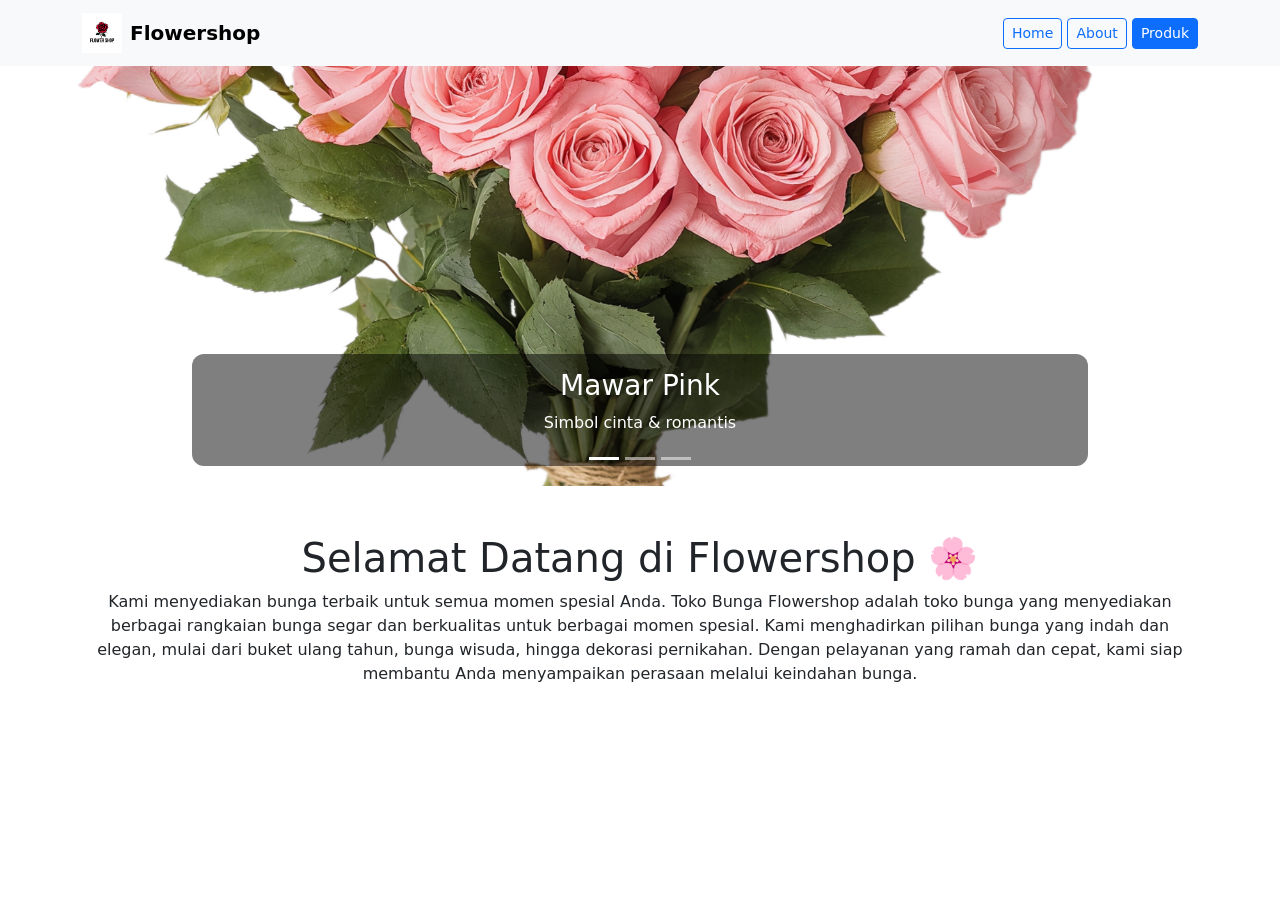
<file: index.html>
<!doctype html>
<html lang="id">
  <head>
    <meta charset="UTF-8" />
    <meta name="viewport" content="width=device-width, initial-scale=1" />

    <!-- Bootstrap CSS -->
    <link
      href="https://cdn.jsdelivr.net/npm/bootstrap@5.0.2/dist/css/bootstrap.min.css"
      rel="stylesheet"
    />

    <link rel="stylesheet" href="css/style.css" />
    <title>🌸 Flowershop</title>
  </head>

  <body>
    <!-- NAVBAR -->
    <nav class="navbar navbar-expand-lg navbar-light bg-light shadow-sm">
      <div class="container">
        <a class="navbar-brand fw-bold d-flex align-items-center">
          <img
            src="images/logo.png"
            alt="logo"
            width="40"
            height="40"
            class="me-2"
          />
          Flowershop
        </a>

        <div>
          <a href="index.html" class="btn btn-outline-primary btn-sm">Home</a>
          <a href="about.html" class="btn btn-outline-primary btn-sm">About</a>
          <a href="produk.html" class="btn btn-primary btn-sm">Produk</a>
        </div>
      </div>
    </nav>

    <!-- CAROUSEL -->
    <div
      id="carouselExample"
      class="carousel slide carousel-fade"
      data-bs-ride="carousel"
    >
      <div class="carousel-indicators">
        <button
          data-bs-target="#carouselExample"
          data-bs-slide-to="0"
          class="active"
        ></button>
        <button data-bs-target="#carouselExample" data-bs-slide-to="1"></button>
        <button data-bs-target="#carouselExample" data-bs-slide-to="2"></button>
      </div>

      <div class="carousel-inner">
        <div class="carousel-item active">
          <img src="images/bukethd.png" class="d-block w-100 img-slide" />
          <div class="carousel-caption">
            <h3>Mawar Pink</h3>
            <p>Simbol cinta & romantis</p>
          </div>
        </div>

        <div class="carousel-item">
          <img src="images/mawarhd.png" class="d-block w-100 img-slide" />
          <div class="carousel-caption">
            <h3>Mawar Merah</h3>
            <p>Lembut & indah</p>
          </div>
        </div>

        <div class="carousel-item">
          <img src="images/mawarhitamhd.png" class="d-block w-100 img-slide" />
          <div class="carousel-caption">
            <h3>Mawar Hitam</h3>
            <p>Suci & elegan</p>
          </div>
        </div>
      </div>

      <button
        class="carousel-control-prev"
        data-bs-target="#carouselExample"
        data-bs-slide="prev"
      >
        <span class="carousel-control-prev-icon"></span>
      </button>

      <button
        class="carousel-control-next"
        data-bs-target="#carouselExample"
        data-bs-slide="next"
      >
        <span class="carousel-control-next-icon"></span>
      </button>
    </div>

    <!-- HERO -->
    <div class="container text-center my-5">
      <h1>Selamat Datang di Flowershop 🌸</h1>
      <p>
        Kami menyediakan bunga terbaik untuk semua momen spesial Anda. Toko
        Bunga Flowershop adalah toko bunga yang menyediakan berbagai rangkaian
        bunga segar dan berkualitas untuk berbagai momen spesial. Kami
        menghadirkan pilihan bunga yang indah dan elegan, mulai dari buket ulang
        tahun, bunga wisuda, hingga dekorasi pernikahan. Dengan pelayanan yang
        ramah dan cepat, kami siap membantu Anda menyampaikan perasaan melalui
        keindahan bunga.
      </p>
    </div>

    <!-- JS -->
    <script src="https://cdn.jsdelivr.net/npm/bootstrap@5.0.2/dist/js/bootstrap.bundle.min.js"></script>

    <script>
      var myCarousel = document.querySelector("#carouselExample");
      new bootstrap.Carousel(myCarousel, {
        interval: 2500,
        pause: "hover",
      });
    </script>
  </body>
</html>
</file>
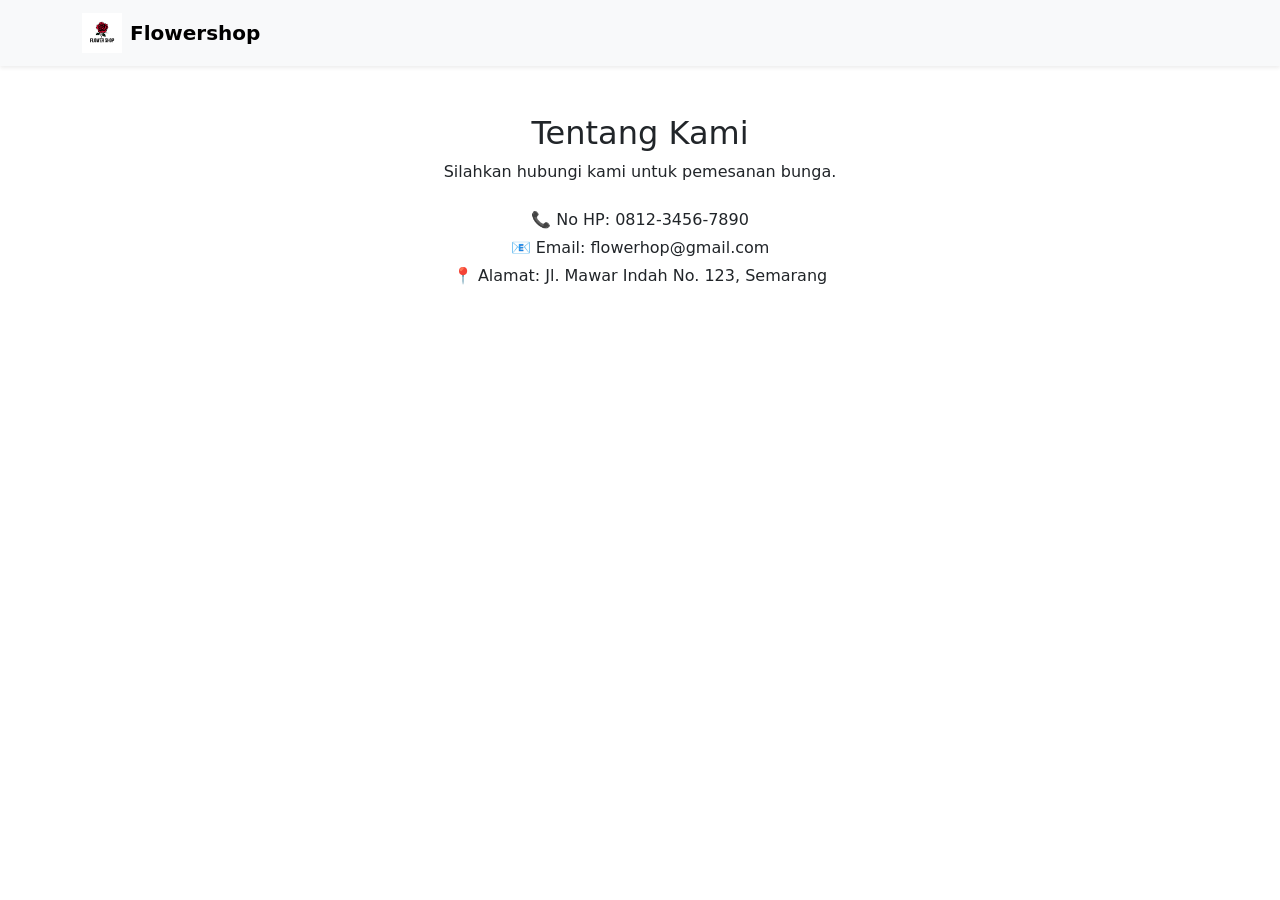
<file: about.html>
<!doctype html>
<html lang="id">
  <head>
    <meta charset="UTF-8" />
    <meta name="viewport" content="width=device-width, initial-scale=1" />

    <link
      href="https://cdn.jsdelivr.net/npm/bootstrap@5.0.2/dist/css/bootstrap.min.css"
      rel="stylesheet"
    />
    <link rel="stylesheet" href="css/style.css" />

    <title>About</title>
  </head>

  <body>
    <nav class="navbar navbar-light bg-light shadow-sm">
      <div class="container">
        <a
          href="index.html"
          class="navbar-brand fw-bold d-flex align-items-center"
        >
          <img
            src="images/logo.png"
            alt="logo"
            width="40"
            height="40"
            class="me-2"
          />
          Flowershop
        </a>
      </div>
    </nav>

    <div class="container my-5 text-center">
      <h2>Tentang Kami</h2>
      <p>Silahkan hubungi kami untuk pemesanan bunga.</p>
      <div class="mt-4">
        <p class="mb-1">📞 No HP: 0812-3456-7890</p>
        <p class="mb-1">📧 Email: flowerhop@gmail.com</p>
        <p>📍 Alamat: Jl. Mawar Indah No. 123, Semarang</p>
      </div>
    </div>

    <script src="https://cdn.jsdelivr.net/npm/bootstrap@5.0.2/dist/js/bootstrap.bundle.min.js"></script>
  </body>
</html>
</file>
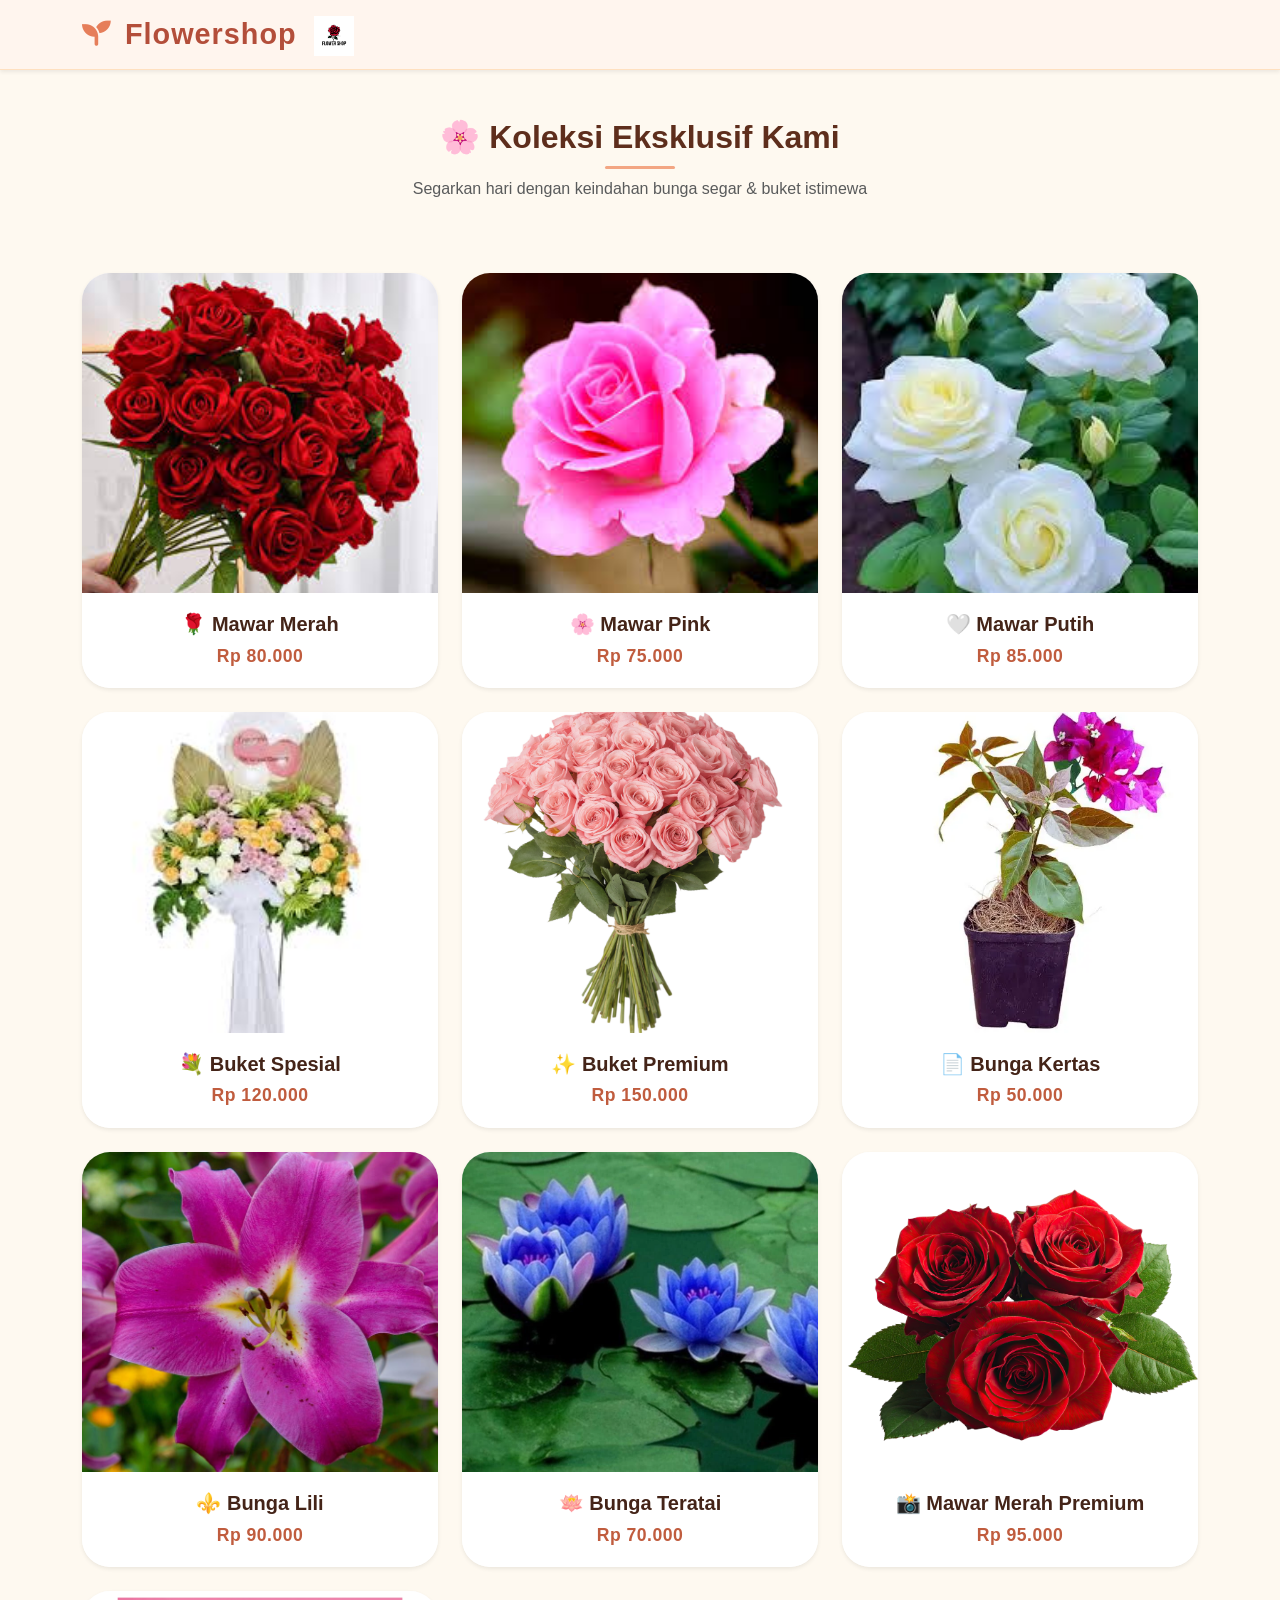
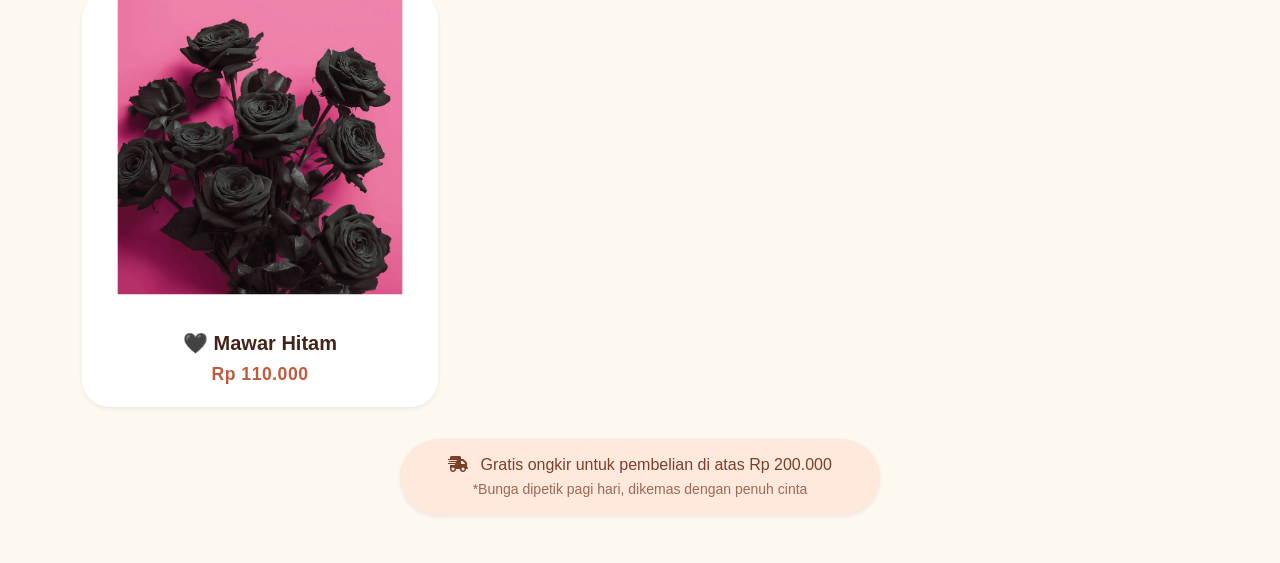
<file: produk.html>
<!doctype html>
<html lang="id">
  <head>
    <meta charset="UTF-8" />
    <meta
      name="viewport"
      content="width=device-width, initial-scale=1.0, user-scalable=yes"
    />
    <title>🌸 Flowershop - Koleksi Bunga & Buket</title>

    <link
      href="https://cdn.jsdelivr.net/npm/bootstrap@5.0.2/dist/css/bootstrap.min.css"
      rel="stylesheet"
    />

    <link
      rel="stylesheet"
      href="https://cdnjs.cloudflare.com/ajax/libs/font-awesome/6.0.0-beta3/css/all.min.css"
    />
    <style>
      * {
        margin: 0;
        padding: 0;
        box-sizing: border-box;
      }

      body {
        background: #fef9f0;
        font-family: "Segoe UI", Roboto, "Helvetica Neue", sans-serif;
      }

      .navbar {
        background: #fff5ee !important;
        border-bottom: 1px solid #ffe0c0;
      }

      .navbar-brand {
        font-size: 1.8rem;
        letter-spacing: 1px;
        color: #b34e3a !important;
        transition: all 0.2s ease;
      }

      .navbar-brand:hover {
        color: #9b3e2c !important;
        transform: scale(1.02);
      }

      h2 {
        font-weight: 600;
        color: #5e2e1c;
        position: relative;
        display: inline-block;
        padding-bottom: 12px;
      }

      h2:after {
        content: "";
        position: absolute;
        bottom: 0;
        left: 50%;
        transform: translateX(-50%);
        width: 70px;
        height: 3px;
        background: #f3a683;
        border-radius: 4px;
      }

      .card {
        border: none;
        border-radius: 28px;
        overflow: hidden;
        transition:
          transform 0.2s,
          box-shadow 0.2s;
        background: white;
        cursor: default;
      }

      .card:hover {
        transform: translateY(-6px);
        box-shadow: 0 20px 25px -12px rgba(0, 0, 0, 0.15) !important;
      }

      .img-card {
        width: 100%;
        aspect-ratio: 1 / 0.9;
        object-fit: cover;
        transition: transform 0.4s ease;
        background-color: #f7e9dd;
      }

      .card:hover .img-card {
        transform: scale(1.02);
      }

      .card-body {
        padding: 1.2rem 0.8rem;
        background: #ffffff;
      }

      .card-body h5 {
        font-weight: 700;
        font-size: 1.25rem;
        color: #442418;
        margin-bottom: 0.4rem;
      }

      .card-body p {
        font-size: 1.1rem;
        font-weight: 600;
        color: #c05c3e;
        margin-bottom: 0;
        letter-spacing: 0.5px;
      }

      /* membuat kontainer utama rapi */
      .product-grid {
        margin-top: 0.5rem;
      }

      .footer-note {
        background: #ffe9dc;
        border-radius: 40px;
        text-align: center;
        margin: 2rem auto 3rem auto;
        padding: 14px 20px;
        max-width: 480px;
        color: #7c3f2a;
        font-weight: 500;
      }

      @media (max-width: 768px) {
        .card-body h5 {
          font-size: 1rem;
        }
        .card-body p {
          font-size: 0.95rem;
        }
        .navbar-brand {
          font-size: 1.4rem;
        }
      }
    </style>
  </head>
  <body>
    <nav class="navbar navbar-light shadow-sm">
      <div class="container">
        <a href="index.html" class="navbar-brand fw-bold">
          <i class="fas fa-seedling me-1" style="color: #e67e5a"></i> Flowershop
          <img
            src="images/logo.png"
            alt="logo"
            width="40"
            height="40"
            class="ms-2"
          />
        </a>
      </div>
    </nav>
    <div class="container my-5">
      <div class="text-center mb-5">
        <h2 class="mb-2">🌸 Koleksi Eksklusif Kami</h2>
        <p class="text-muted">
          Segarkan hari dengan keindahan bunga segar & buket istimewa
        </p>
      </div>

      <div class="row g-4 product-grid">
        <!-- Mawar Merah -->
        <div class="col-md-4 col-sm-6">
          <div class="card shadow-sm h-100">
            <img
              src="images/mawarmerah.jpg"
              class="card-img-top img-card"
              alt="Buket Mawar Merah Segar"
            />
            <div class="card-body text-center">
              <h5>🌹 Mawar Merah</h5>
              <p>Rp 80.000</p>
            </div>
          </div>
        </div>
        <!-- Mawar Pink -->
        <div class="col-md-4 col-sm-6">
          <div class="card shadow-sm h-100">
            <img
              src="images/mawarpink.jpg"
              class="card-img-top img-card"
              alt="Mawar Pink Romantis"
            />
            <div class="card-body text-center">
              <h5>🌸 Mawar Pink</h5>
              <p>Rp 75.000</p>
            </div>
          </div>
        </div>
        <!-- Mawar Putih -->
        <div class="col-md-4 col-sm-6">
          <div class="card shadow-sm h-100">
            <img
              src="images/mawarputih.jpg"
              class="card-img-top img-card"
              alt="Mawar Putih Elegan"
            />
            <div class="card-body text-center">
              <h5>🤍 Mawar Putih</h5>
              <p>Rp 85.000</p>
            </div>
          </div>
        </div>
        <!-- Buket Spesial -->
        <div class="col-md-4 col-sm-6">
          <div class="card shadow-sm h-100">
            <img
              src="images/buket.jpg"
              class="card-img-top img-card"
              alt="Buket Spesial Campuran"
            />
            <div class="card-body text-center">
              <h5>💐 Buket Spesial</h5>
              <p>Rp 120.000</p>
            </div>
          </div>
        </div>
        <!-- Buket Premium -->
        <div class="col-md-4 col-sm-6">
          <div class="card shadow-sm h-100">
            <img
              src="images/bukethd.png"
              class="card-img-top img-card"
              alt="Buket Premium Mewah"
            />
            <div class="card-body text-center">
              <h5>✨ Buket Premium</h5>
              <p>Rp 150.000</p>
            </div>
          </div>
        </div>
        <!-- Bunga Kertas -->
        <div class="col-md-4 col-sm-6">
          <div class="card shadow-sm h-100">
            <img
              src="images/bungakertas.webp"
              class="card-img-top img-card"
              alt="Bunga Kertas Unik"
            />
            <div class="card-body text-center">
              <h5>📄 Bunga Kertas</h5>
              <p>Rp 50.000</p>
            </div>
          </div>
        </div>
        <!-- Bunga Lili -->
        <div class="col-md-4 col-sm-6">
          <div class="card shadow-sm h-100">
            <img
              src="images/bungalili.jpg"
              class="card-img-top img-card"
              alt="Bunga Lili Wangi"
            />
            <div class="card-body text-center">
              <h5>⚜️ Bunga Lili</h5>
              <p>Rp 90.000</p>
            </div>
          </div>
        </div>
        <!-- Bunga Teratai -->
        <div class="col-md-4 col-sm-6">
          <div class="card shadow-sm h-100">
            <img
              src="images/bungateratai.webp"
              class="card-img-top img-card"
              alt="Bunga Teratai Damai"
            />
            <div class="card-body text-center">
              <h5>🪷 Bunga Teratai</h5>
              <p>Rp 70.000</p>
            </div>
          </div>
        </div>
        <!-- Mawar HD -->
        <div class="col-md-4 col-sm-6">
          <div class="card shadow-sm h-100">
            <img
              src="images/mawarhd.png"
              class="card-img-top img-card"
              alt="Mawar Merah Super Fresh"
            />
            <div class="card-body text-center">
              <h5>📸 Mawar Merah Premium</h5>
              <p>Rp 95.000</p>
            </div>
          </div>
        </div>
        <!-- Mawar Hitam -->
        <div class="col-md-4 col-sm-6">
          <div class="card shadow-sm h-100">
            <img
              src="images/mawarhitamhd.png"
              class="card-img-top img-card"
              alt="Mawar Hitam Eksotis"
            />
            <div class="card-body text-center">
              <h5>🖤 Mawar Hitam</h5>
              <p>Rp 110.000</p>
            </div>
          </div>
        </div>
      </div>
      <!-- end row produk -->

      <div class="footer-note shadow-sm">
        <i class="fas fa-truck-fast me-2"></i> Gratis ongkir untuk pembelian di
        atas Rp 200.000 <br />
        <small class="opacity-75"
          >*Bunga dipetik pagi hari, dikemas dengan penuh cinta</small
        >
      </div>
    </div>

    <!-- Bootstrap JS -->
    <script src="https://cdn.jsdelivr.net/npm/bootstrap@5.0.2/dist/js/bootstrap.bundle.min.js"></script>
  </body>
</html>
</file>
<file: css/style.css>
/* CAROUSEL */
.img-slide {
  height: 420px;
  object-fit: cover;
}

/* TEXT DI SLIDE */
.carousel-caption {
  background: rgba(0,0,0,0.5);
  border-radius: 12px;
  padding: 15px;
}

/* PRODUK */
.img-card {
  height: 200px;
  object-fit: cover;
}
</file>
